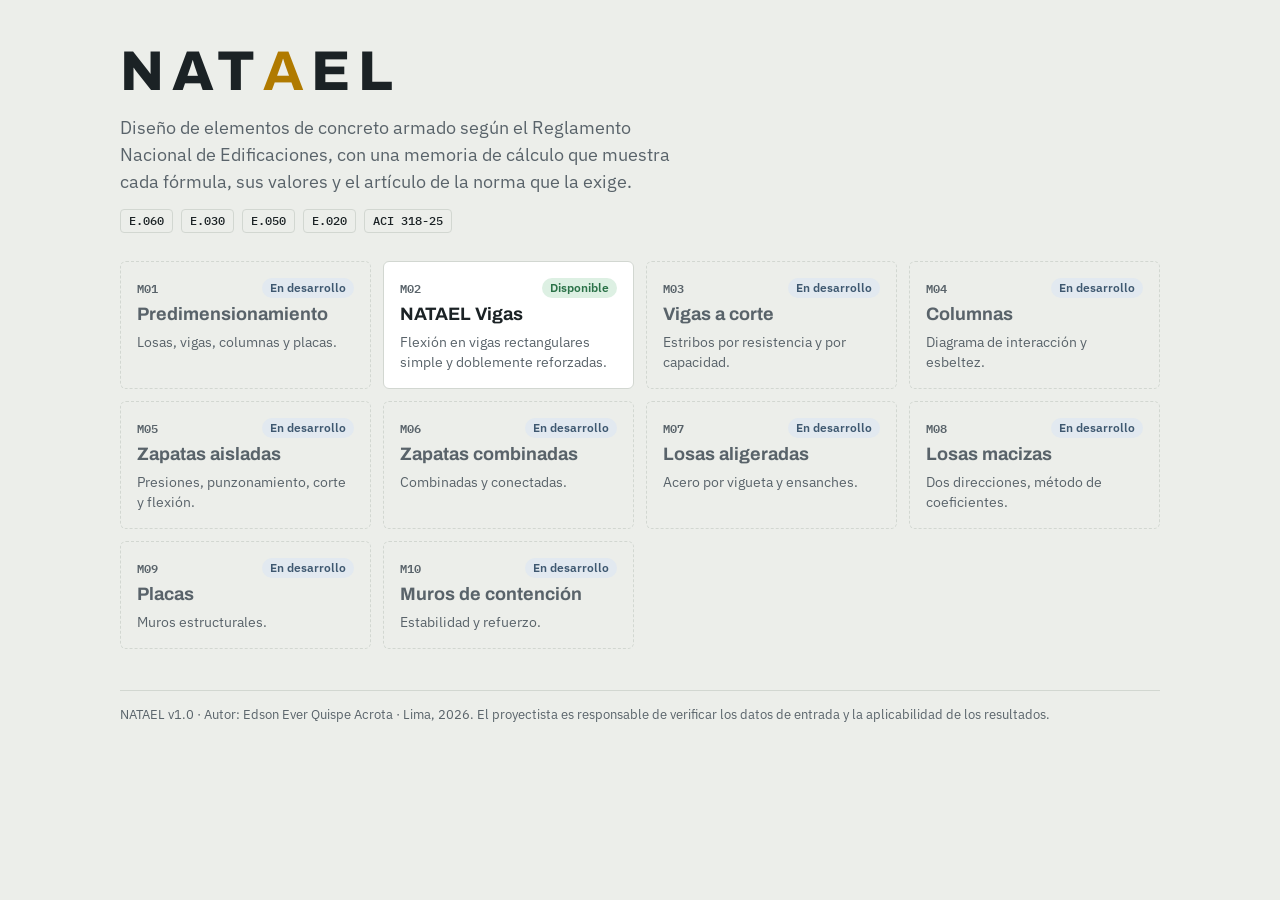
<file: index.html>
<!doctype html>
<html lang="es">
<head>
<meta charset="utf-8">
<meta name="viewport" content="width=device-width, initial-scale=1, viewport-fit=cover">
<title>NATAEL</title>
<meta name="description" content="NATAEL: suite web gratuita de diseño de elementos de concreto armado según el RNE (E.060, E.030, E.050) con memoria de cálculo paso a paso.">
<meta name="author" content="Edson Ever Quispe Acrota">
<link rel="preconnect" href="https://fonts.googleapis.com">
<link rel="preconnect" href="https://fonts.gstatic.com" crossorigin>
<link rel="stylesheet" href="https://fonts.googleapis.com/css2?family=Archivo:wght@600;700;800&family=IBM+Plex+Mono:wght@400;500&family=IBM+Plex+Sans:wght@400;500;600&display=swap">
<link rel="stylesheet" href="nucleo/natael.css">
<style>
  .portada { max-width: 1080px; margin: 0 auto; padding-inline: 20px; padding-block: 44px 56px; display: grid; gap: 28px; }
  .portada h1 { font: 800 clamp(34px, 6vw, 56px)/1 var(--f-display); letter-spacing: 0.14em; margin: 0; }
  .portada h1 b { color: var(--acento); }
  .lema { font-size: 18px; max-width: 62ch; margin: 0; color: var(--tenue); text-wrap: balance; }
  .normas { display: flex; flex-wrap: wrap; gap: 8px; }
  .modulos { display: grid; grid-template-columns: repeat(auto-fill, minmax(240px, 1fr)); gap: 12px; }
  .modulo { display: grid; gap: 6px; align-content: start; padding: 16px; border: 1px solid var(--linea); border-radius: var(--radio); background: var(--superficie); color: inherit; text-decoration: none; }
  a.modulo:hover { border-color: var(--acento); }
  .modulo-cod { font: 600 12px var(--f-num); color: var(--tenue); display: flex; justify-content: space-between; gap: 8px; }
  .modulo h2 { font: 700 18px/1.2 var(--f-display); margin: 0; }
  .modulo p { margin: 0; font-size: 13.5px; color: var(--tenue); }
  .modulo.pendiente { background: transparent; border-style: dashed; }
  .modulo.pendiente h2 { color: var(--tenue); }
  .pie { font-size: 13px; color: var(--tenue); border-top: 1px solid var(--linea); padding-top: 14px; }
</style>
</head>
<body>
<main class="portada">
  <header style="display:grid;gap:14px">
    <h1>NAT<b>A</b>EL</h1>
    <p class="lema">Diseño de elementos de concreto armado según el Reglamento Nacional de Edificaciones, con una memoria de cálculo que muestra cada fórmula, sus valores y el artículo de la norma que la exige.</p>
    <div class="normas"><span class="etiqueta-norma">E.060</span><span class="etiqueta-norma">E.030</span><span class="etiqueta-norma">E.050</span><span class="etiqueta-norma">E.020</span><span class="etiqueta-norma">ACI 318-25</span></div>
  </header>

  <section class="modulos" aria-label="Programas de la suite">
    <div class="modulo pendiente"><span class="modulo-cod"><span>M01</span><span class="chip chip-info">En desarrollo</span></span><h2>Predimensionamiento</h2><p>Losas, vigas, columnas y placas.</p></div>
    <a class="modulo" href="modulos/m02-vigas/index.html"><span class="modulo-cod"><span>M02</span><span class="chip chip-ok">Disponible</span></span><h2>NATAEL Vigas</h2><p>Flexión en vigas rectangulares simple y doblemente reforzadas.</p></a>
    <div class="modulo pendiente"><span class="modulo-cod"><span>M03</span><span class="chip chip-info">En desarrollo</span></span><h2>Vigas a corte</h2><p>Estribos por resistencia y por capacidad.</p></div>
    <div class="modulo pendiente"><span class="modulo-cod"><span>M04</span><span class="chip chip-info">En desarrollo</span></span><h2>Columnas</h2><p>Diagrama de interacción y esbeltez.</p></div>
    <div class="modulo pendiente"><span class="modulo-cod"><span>M05</span><span class="chip chip-info">En desarrollo</span></span><h2>Zapatas aisladas</h2><p>Presiones, punzonamiento, corte y flexión.</p></div>
    <div class="modulo pendiente"><span class="modulo-cod"><span>M06</span><span class="chip chip-info">En desarrollo</span></span><h2>Zapatas combinadas</h2><p>Combinadas y conectadas.</p></div>
    <div class="modulo pendiente"><span class="modulo-cod"><span>M07</span><span class="chip chip-info">En desarrollo</span></span><h2>Losas aligeradas</h2><p>Acero por vigueta y ensanches.</p></div>
    <div class="modulo pendiente"><span class="modulo-cod"><span>M08</span><span class="chip chip-info">En desarrollo</span></span><h2>Losas macizas</h2><p>Dos direcciones, método de coeficientes.</p></div>
    <div class="modulo pendiente"><span class="modulo-cod"><span>M09</span><span class="chip chip-info">En desarrollo</span></span><h2>Placas</h2><p>Muros estructurales.</p></div>
    <div class="modulo pendiente"><span class="modulo-cod"><span>M10</span><span class="chip chip-info">En desarrollo</span></span><h2>Muros de contención</h2><p>Estabilidad y refuerzo.</p></div>
  </section>

  <p class="pie">NATAEL v1.0 · Autor: Edson Ever Quispe Acrota · Lima, 2026. El proyectista es responsable de verificar los datos de entrada y la aplicabilidad de los resultados.</p>
</main>
</body>
</html>
</file>
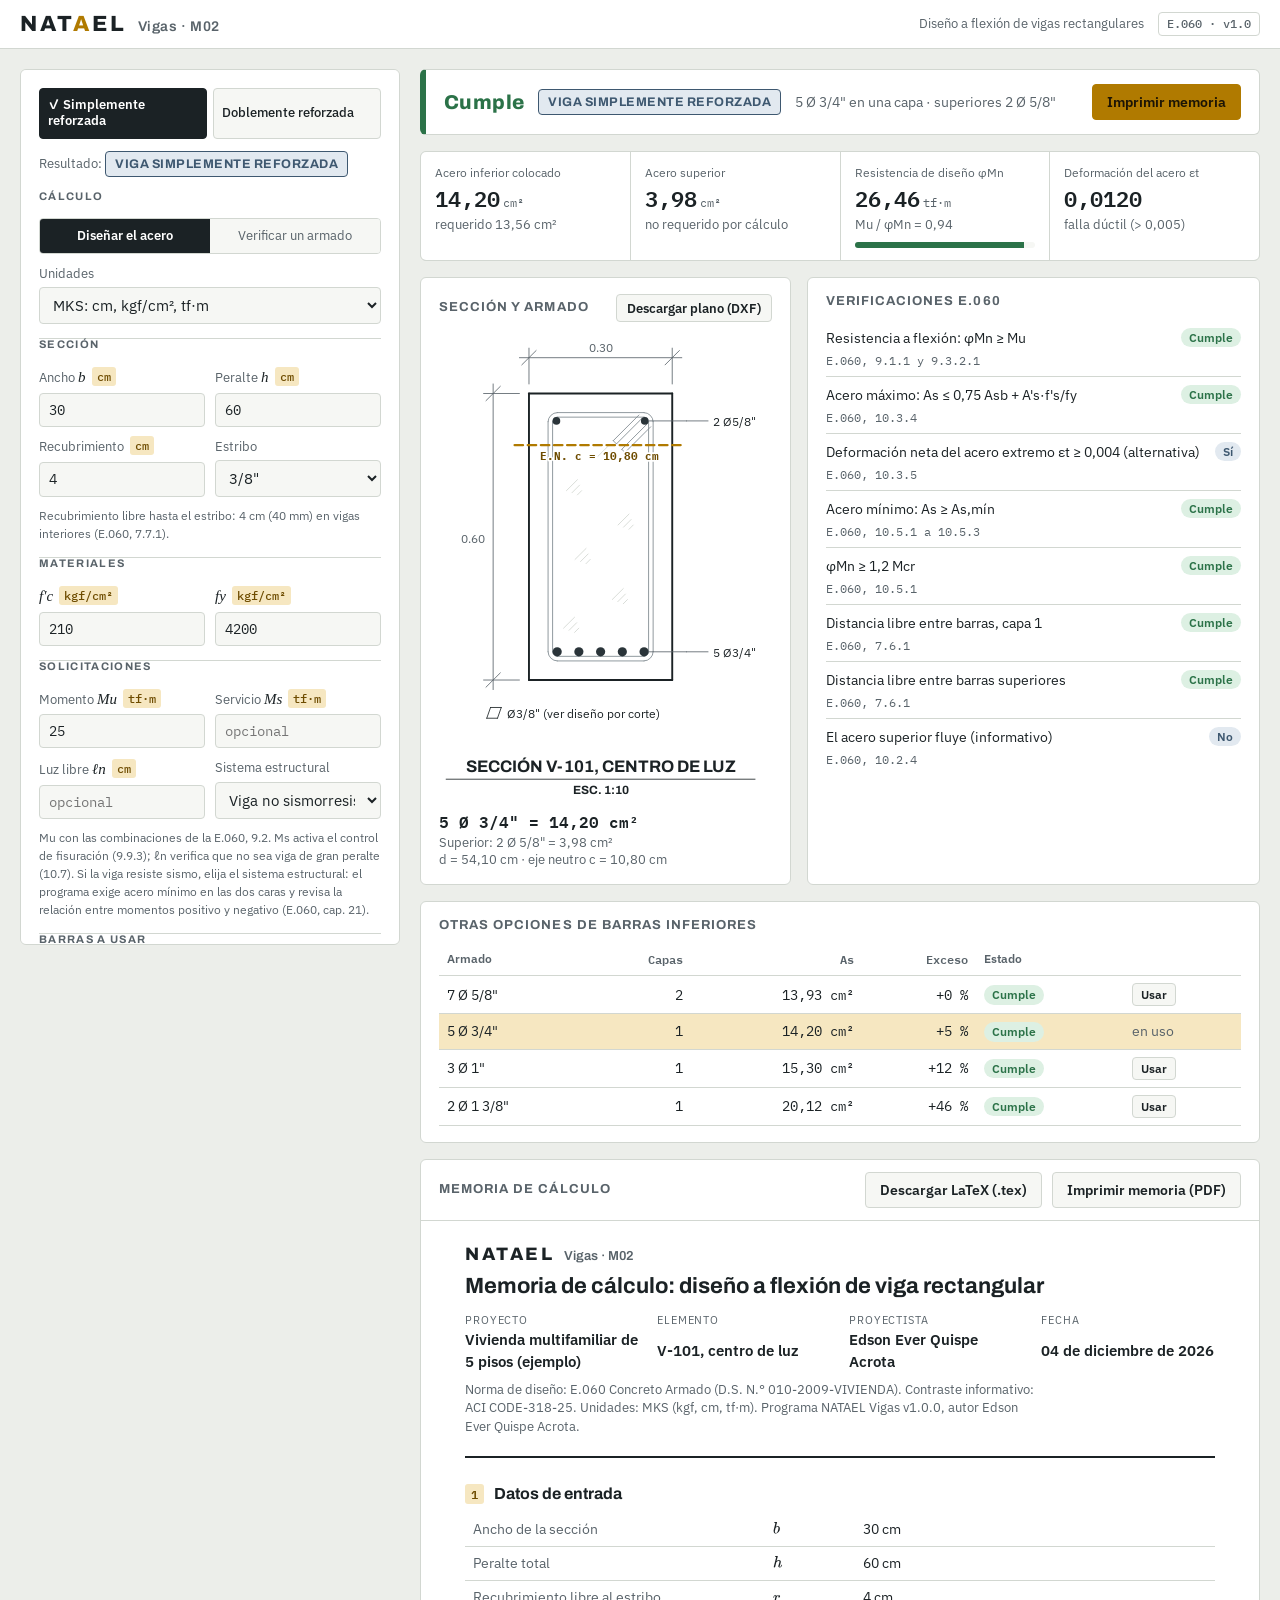
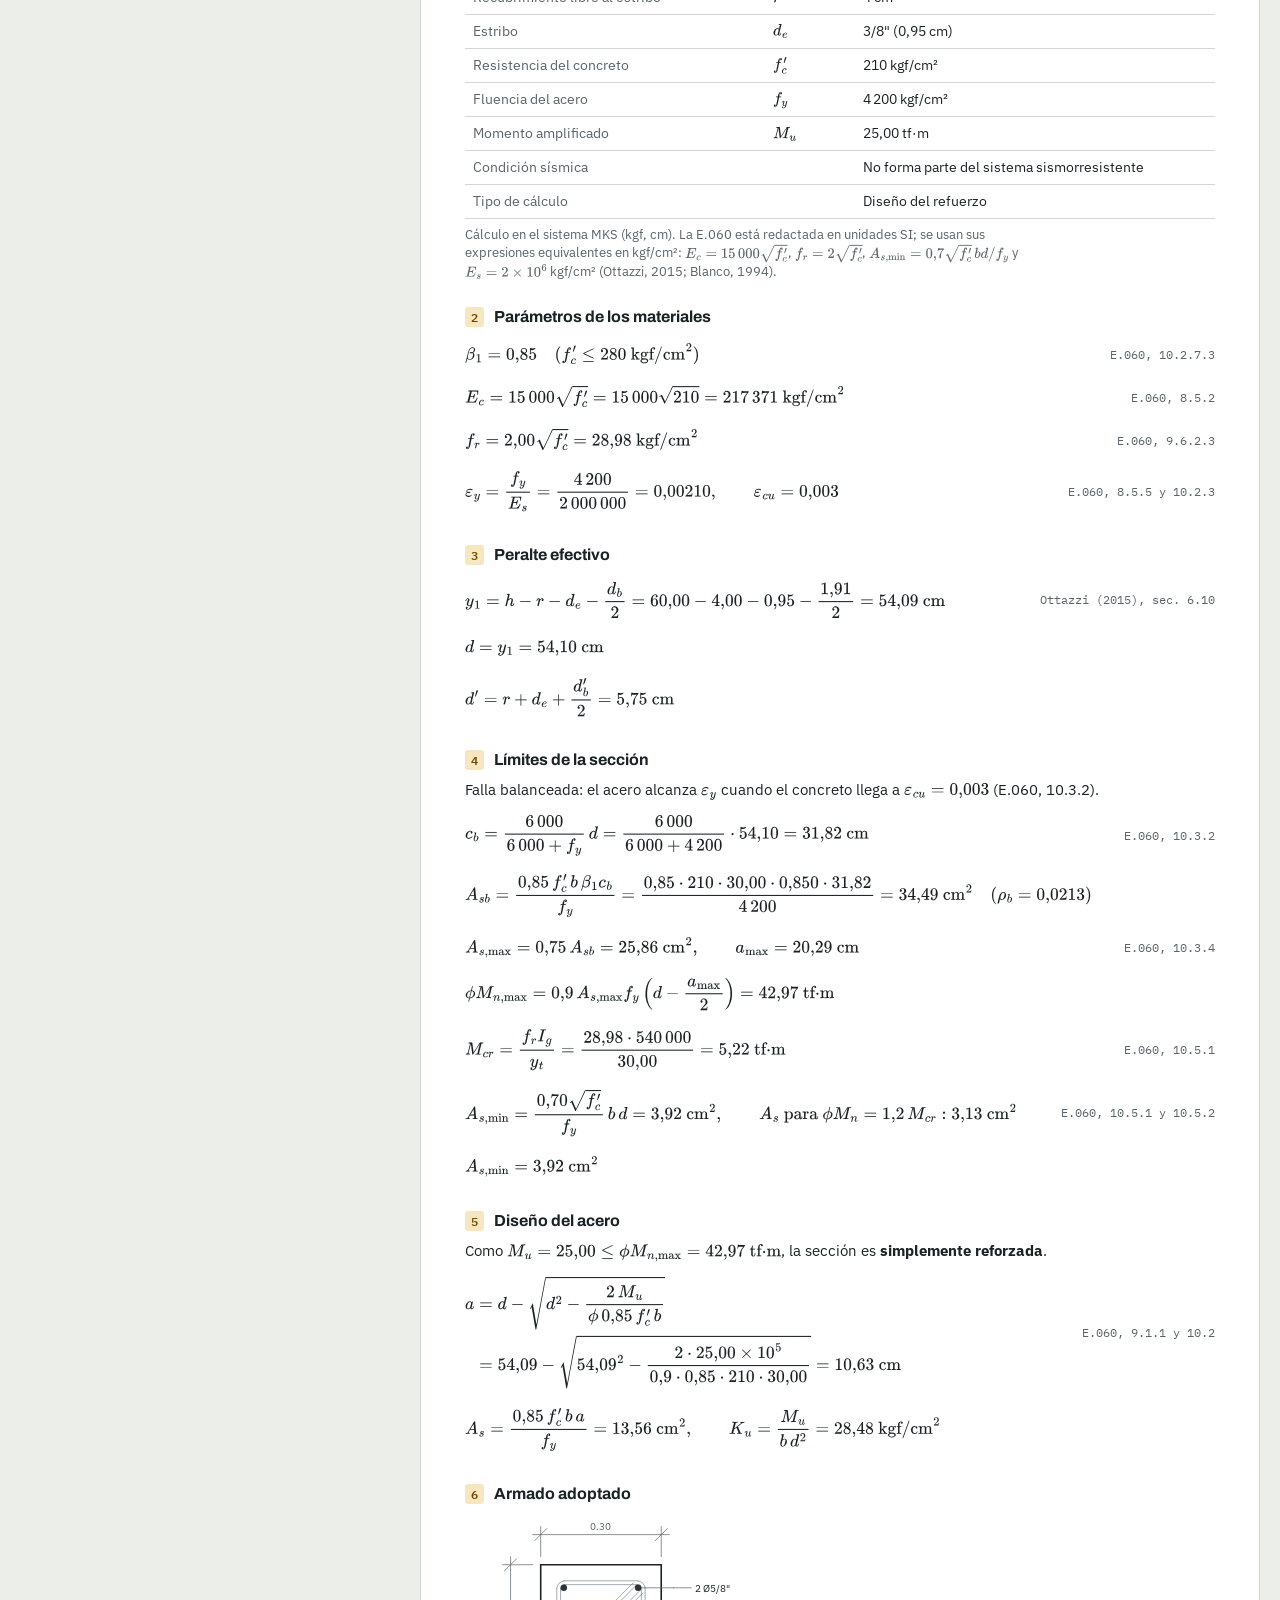
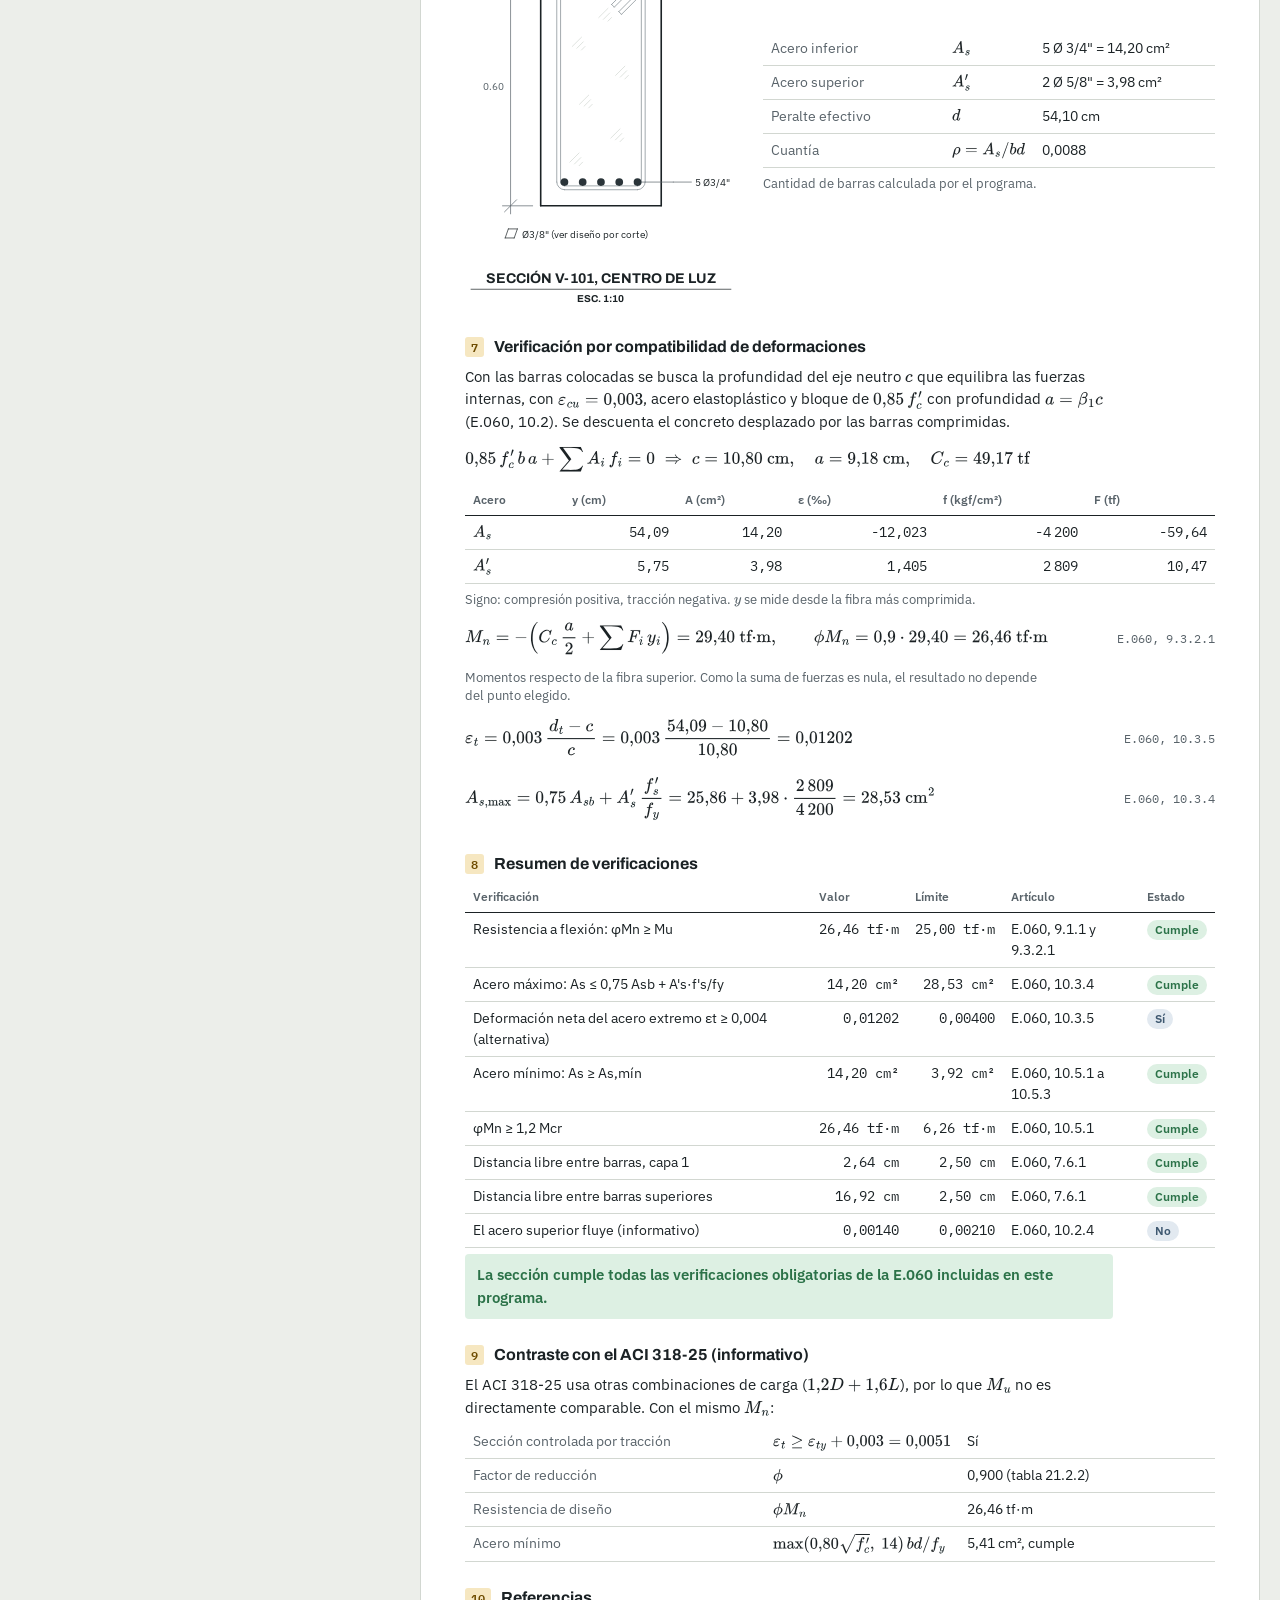
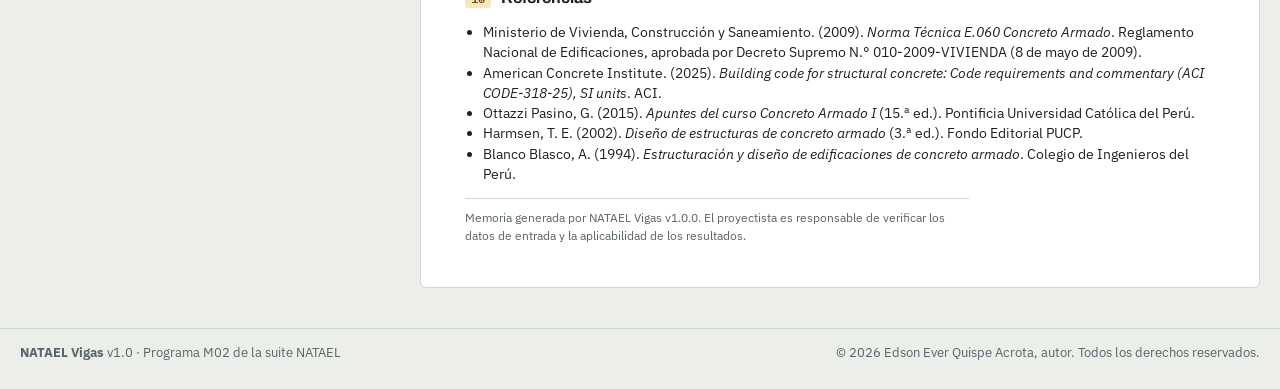
<file: modulos/m02-vigas/index.html>
<!doctype html>
<html lang="es">
<head>
<meta charset="utf-8">
<meta name="viewport" content="width=device-width, initial-scale=1, viewport-fit=cover">
<title>NATAEL Vigas</title>
<meta name="description" content="NATAEL Vigas: diseño a flexión de vigas rectangulares de concreto armado simple y doblemente reforzadas según la Norma E.060, con memoria de cálculo paso a paso.">
<meta name="author" content="Edson Ever Quispe Acrota">
<link rel="preconnect" href="https://fonts.googleapis.com">
<link rel="preconnect" href="https://fonts.gstatic.com" crossorigin>
<link rel="stylesheet" href="https://fonts.googleapis.com/css2?family=Archivo:wght@600;700;800&family=IBM+Plex+Mono:wght@400;500;600&family=IBM+Plex+Sans:wght@400;500;600&display=swap">
<link rel="stylesheet" href="../../nucleo/natael.css">
<script>
  window.MathJax = {
    tex: { inlineMath: [['\\(', '\\)']], displayMath: [['\\[', '\\]']] },
    svg: { fontCache: 'global' },
    startup: {
      typeset: false,
      ready: function () {
        MathJax.startup.defaultReady();
        MathJax.startup.promise.then(function () {
          var m = document.getElementById('memoria');
          if (m && m.innerHTML) MathJax.typesetPromise([m]);
        });
      }
    }
  };
</script>
<script src="../../nucleo/vendor/mathjax/tex-svg.js" defer></script>
</head>
<body>
<!--NATAEL:CUERPO-->
<header class="barra no-imprimir">
  <a class="marca" href="../../index.html" aria-label="NATAEL, inicio de la suite">
    <span class="marca-logo">NAT<b>A</b>EL</span><span class="marca-mod">Vigas · M02</span>
  </a>
  <div class="barra-der">
    <span>Diseño a flexión de vigas rectangulares</span>
    <span class="etiqueta-norma">E.060 · v1.0</span>
  </div>
</header>

<main class="app">
  <!-- ==================== DATOS ==================== -->
  <form id="formulario" class="panel formulario no-imprimir" autocomplete="off" novalidate>
    <div class="grupo">
      <div class="casos" role="group" aria-label="Casos de viga precargados">
        <button type="button" data-ejemplo="ej1" aria-pressed="false">Simplemente reforzada</button>
        <button type="button" data-ejemplo="ej2" aria-pressed="false">Doblemente reforzada</button>
      </div>
      <p id="tipo-actual" class="tipo-actual" aria-live="polite"></p>
    </div>

    <fieldset class="grupo">
      <legend>Cálculo</legend>
      <div class="segmentado" role="radiogroup" aria-label="Tipo de cálculo">
        <input type="radio" id="modo-d" name="modo" value="diseno" checked><label for="modo-d">Diseñar el acero</label>
        <input type="radio" id="modo-v" name="modo" value="verificacion"><label for="modo-v">Verificar un armado</label>
      </div>
      <div class="campo">
        <label for="unidades">Unidades</label>
        <select id="unidades">
          <option value="MKS" selected>MKS: cm, kgf/cm², tf·m</option>
          <option value="SI">SI: mm, MPa, kN·m</option>
        </select>
      </div>
    </fieldset>

    <fieldset class="grupo">
      <legend>Sección</legend>
      <div class="fila">
        <div class="campo"><label for="b">Ancho <i>b</i><span class="u" data-dim="long">cm</span></label><input id="b" type="number" step="any" inputmode="decimal"></div>
        <div class="campo"><label for="h">Peralte <i>h</i><span class="u" data-dim="long">cm</span></label><input id="h" type="number" step="any" inputmode="decimal"></div>
      </div>
      <div class="fila">
        <div class="campo"><label for="rec">Recubrimiento<span class="u" data-dim="long">cm</span></label><input id="rec" type="number" step="any" inputmode="decimal"></div>
        <div class="campo"><label for="estribo">Estribo</label><select id="estribo"></select></div>
      </div>
      <p class="ayuda">Recubrimiento libre hasta el estribo: 4 cm (40 mm) en vigas interiores (E.060, 7.7.1).</p>
    </fieldset>

    <fieldset class="grupo">
      <legend>Materiales</legend>
      <div class="fila">
        <div class="campo"><label for="fc"><i>f′c</i><span class="u" data-dim="esf">kgf/cm²</span></label><input id="fc" type="number" step="any" inputmode="decimal"></div>
        <div class="campo"><label for="fy"><i>fy</i><span class="u" data-dim="esf">kgf/cm²</span></label><input id="fy" type="number" step="any" inputmode="decimal"></div>
      </div>
    </fieldset>

    <fieldset class="grupo">
      <legend>Solicitaciones</legend>
      <div class="fila">
        <div class="campo"><label for="Mu">Momento <i>Mu</i><span class="u" data-dim="mom">tf·m</span></label><input id="Mu" type="number" step="any" inputmode="decimal"></div>
        <div class="campo"><label for="Ms">Servicio <i>Ms</i><span class="u" data-dim="mom">tf·m</span></label><input id="Ms" type="number" step="any" inputmode="decimal" placeholder="opcional"></div>
      </div>
      <div class="fila">
        <div class="campo"><label for="ln">Luz libre <i>ℓn</i><span class="u" data-dim="long">cm</span></label><input id="ln" type="number" step="any" inputmode="decimal" placeholder="opcional"></div>
        <div class="campo"><label for="sismo">Sistema estructural</label>
          <select id="sismo">
            <option value="ninguno">Viga no sismorresistente</option>
            <option value="21.4">Muros o dual tipo I (E.060, 21.4)</option>
            <option value="21.5">Pórticos o dual tipo II (E.060, 21.5)</option>
          </select>
        </div>
      </div>
      <p class="ayuda">Mu con las combinaciones de la E.060, 9.2. Ms activa el control de fisuración (9.9.3); ℓn verifica que no sea viga de gran peralte (10.7). Si la viga resiste sismo, elija el sistema estructural: el programa exige acero mínimo en las dos caras y revisa la relación entre momentos positivo y negativo (E.060, cap. 21).</p>
    </fieldset>

    <fieldset class="grupo" id="diseno-campos">
      <legend>Barras a usar</legend>
      <div class="fila">
        <div class="campo"><label for="barraT">Inferiores (tracción)</label><select id="barraT"></select></div>
        <div class="campo"><label for="barraC">Superiores (compresión)</label><select id="barraC"></select></div>
      </div>
      <div class="fila">
        <div class="campo"><label for="nT">Cantidad inferior</label><input id="nT" type="number" min="2" step="1" placeholder="automática"></div>
        <div class="campo"><label for="nC">Cantidad superior</label><input id="nC" type="number" min="0" step="1" placeholder="automática"></div>
      </div>
      <p class="ayuda">Deje la cantidad vacía para que el programa la calcule, o escriba cuántas barras quiere colocar y el programa las verifica.</p>
    </fieldset>

    <fieldset class="grupo" id="verif-campos" hidden>
      <legend>Armado a verificar</legend>
      <div class="fila">
        <div class="campo"><label for="c1n">Capa inferior, n.º</label><input id="c1n" type="number" min="0" step="1"></div>
        <div class="campo"><label for="c1id">Diámetro</label><select id="c1id"></select></div>
      </div>
      <div class="fila">
        <div class="campo"><label for="c2n">Segunda capa, n.º</label><input id="c2n" type="number" min="0" step="1"></div>
        <div class="campo"><label for="c2id">Diámetro</label><select id="c2id"></select></div>
      </div>
      <div class="fila">
        <div class="campo"><label for="ccn">Superiores, n.º</label><input id="ccn" type="number" min="0" step="1"></div>
        <div class="campo"><label for="ccid">Diámetro</label><select id="ccid"></select></div>
      </div>
    </fieldset>

    <fieldset class="grupo" data-memoria>
      <legend>Datos para la memoria</legend>
      <div class="campo"><label for="proyecto">Proyecto</label><input id="proyecto" type="text" value="Vivienda multifamiliar de 5 pisos (ejemplo)"></div>
      <div class="campo"><label for="elemento">Elemento</label><input id="elemento" type="text"></div>
      <div class="fila">
        <div class="campo"><label for="proyectista">Proyectista</label><input id="proyectista" type="text" value="Edson Ever Quispe Acrota"></div>
        <div class="campo"><label for="fecha">Fecha</label><input id="fecha" type="text"></div>
      </div>
    </fieldset>
  </form>

  <!-- ==================== RESULTADOS ==================== -->
  <section class="resultados" aria-live="polite">
    <p id="aviso-previa" class="aviso-previa no-imprimir" hidden>Vista previa en línea. En la versión instalada están además los botones Imprimir memoria (PDF), Descargar LaTeX (.tex) y Descargar plano (DXF).</p>
    <div id="avisos" class="avisos" hidden></div>
    <div id="errores" class="errores" hidden></div>

    <div id="zona-resultados">
      <div class="resultados">
        <div id="veredicto" class="veredicto">
          <span id="veredicto-estado" class="veredicto-estado">—</span>
          <span id="veredicto-tipo" class="tipo-viga"></span>
          <span id="veredicto-texto" class="veredicto-texto"></span>
          <span class="veredicto-acciones"><button type="button" class="btn-principal btn-imprimir">Imprimir memoria</button></span>
        </div>

        <div class="metricas">
          <div class="metrica"><span class="metrica-rotulo">Acero inferior colocado</span><span id="m-as" class="metrica-valor">—</span><span id="m-as-d" class="metrica-detalle"></span></div>
          <div class="metrica"><span class="metrica-rotulo">Acero superior</span><span id="m-asp" class="metrica-valor">—</span><span id="m-asp-d" class="metrica-detalle"></span></div>
          <div class="metrica"><span class="metrica-rotulo">Resistencia de diseño φMn</span><span id="m-phimn" class="metrica-valor">—</span><span id="m-phimn-d" class="metrica-detalle"></span><div id="m-medidor" class="medidor"><span></span></div></div>
          <div class="metrica"><span class="metrica-rotulo">Deformación del acero εt</span><span id="m-et" class="metrica-valor">—</span><span id="m-et-d" class="metrica-detalle"></span></div>
        </div>

        <div class="dos-col">
          <div class="panel tarjeta">
            <div class="tarjeta-cab"><h3>Sección y armado</h3><button type="button" class="btn-dxf">Descargar plano (DXF)</button></div>
            <div id="svg-seccion"></div>
            <p id="armado-texto" class="armado-texto"></p>
          </div>
          <div class="panel tarjeta">
            <h3>Verificaciones E.060</h3>
            <ul id="lista-ver" class="lista-ver"></ul>
          </div>
        </div>

        <div id="opciones-panel" class="panel tarjeta opciones-panel no-imprimir">
          <h3>Otras opciones de barras inferiores</h3>
          <div class="tabla-scroll">
            <table class="opciones">
              <thead><tr><th>Armado</th><th class="num">Capas</th><th class="num">As</th><th class="num">Exceso</th><th>Estado</th><th></th></tr></thead>
              <tbody id="tabla-opciones"></tbody>
            </table>
          </div>
        </div>

        <div class="panel memoria-marco">
          <div class="memoria-barra">
            <h3>Memoria de cálculo</h3><span class="espacio"></span>
            <button type="button" class="btn-latex">Descargar LaTeX (.tex)</button>
            <button type="button" class="btn-imprimir">Imprimir memoria (PDF)</button>
          </div>
          <article id="memoria" class="memoria"></article>
        </div>
      </div>
    </div>
  </section>
</main>
<footer class="creditos no-imprimir">
  <span><strong>NATAEL Vigas</strong> v1.0 · Programa M02 de la suite NATAEL</span>
  <span>© 2026 Edson Ever Quispe Acrota, autor. Todos los derechos reservados.</span>
</footer>
<!--NATAEL:FIN-CUERPO-->
<script src="../../nucleo/natael-nucleo.js"></script>
<script src="m02-calculo.js"></script>
<script src="m02-plano.js"></script>
<script src="m02-memoria.js"></script>
<script src="m02-interfaz.js"></script>
</body>
</html>
</file>
<file: nucleo/natael.css>
/*
 * NATAEL — Estilos comunes de la suite (pantalla e impresión de la memoria)
 * Autor: Edson Ever Quispe Acrota
 */
:root {
  --suelo: #ECEEEA;
  --superficie: #FFFFFF;
  --superficie-2: #F6F7F4;
  --tinta: #1B2225;
  --tenue: #59636A;
  --linea: #D2D7D1;
  --acento: #B07A00;
  --acento-fondo: #F6E7C1;
  --acento-tinta: #6E4C00;
  --ok: #2B7248;
  --ok-fondo: #DDF0E3;
  --no: #B42318;
  --no-fondo: #FBE3E1;
  --warn: #9A5800;
  --warn-fondo: #FCEBD2;
  --info: #3E5870;
  --info-fondo: #E2E9F0;
  --acero: #2A3439;
  --acero-c: #7B868C;
  --concreto: #E3E5E0;
  --radio: 6px;
  --f-display: "Archivo", "Arial Narrow", "Helvetica Neue", Arial, sans-serif;
  --f-texto: "IBM Plex Sans", "Segoe UI", system-ui, -apple-system, sans-serif;
  --f-num: "IBM Plex Mono", "Consolas", "SFMono-Regular", monospace;
}
@media (prefers-color-scheme: dark) {
  :root:not([data-theme="light"]) {
    color-scheme: dark;
    --suelo: #111517; --superficie: #1A1F22; --superficie-2: #20262A; --tinta: #E3E7E3;
    --tenue: #9AA4A8; --linea: #2F383C; --acento: #E2B24A; --acento-fondo: #3A2F14; --acento-tinta: #F2CD7A;
    --ok: #62BB86; --ok-fondo: #173424; --no: #F07A70; --no-fondo: #3D1B18; --warn: #E6A650; --warn-fondo: #3A2A12;
    --info: #9DB6CE; --info-fondo: #1E2A35; --acero: #D5DBDD; --acero-c: #8C979C; --concreto: #2A3033;
  }
}
:root[data-theme="dark"] {
  color-scheme: dark;
  --suelo: #111517; --superficie: #1A1F22; --superficie-2: #20262A; --tinta: #E3E7E3;
  --tenue: #9AA4A8; --linea: #2F383C; --acento: #E2B24A; --acento-fondo: #3A2F14; --acento-tinta: #F2CD7A;
  --ok: #62BB86; --ok-fondo: #173424; --no: #F07A70; --no-fondo: #3D1B18; --warn: #E6A650; --warn-fondo: #3A2A12;
  --info: #9DB6CE; --info-fondo: #1E2A35; --acero: #D5DBDD; --acero-c: #8C979C; --concreto: #2A3033;
}

* { box-sizing: border-box; }
[hidden] { display: none !important; }
html, body { margin: 0; }
body {
  background: var(--suelo);
  color: var(--tinta);
  font: 15px/1.5 var(--f-texto);
  -webkit-font-smoothing: antialiased;
}
.num, input[type="number"], .metrica-valor { font-variant-numeric: tabular-nums; }

/* ---------- Barra superior ---------- */
.barra {
  display: flex; align-items: center; gap: 16px; flex-wrap: wrap;
  padding: 12px 20px; border-bottom: 1px solid var(--linea); background: var(--superficie);
}
.marca { display: flex; align-items: baseline; gap: 10px; text-decoration: none; color: inherit; }
.marca-logo { font: 800 22px/1 var(--f-display); letter-spacing: 0.14em; }
.marca-logo b { color: var(--acento); font-weight: 800; }
.marca-mod { font: 600 14px/1 var(--f-display); color: var(--tenue); letter-spacing: 0.04em; }
.barra-der { margin-left: auto; display: flex; align-items: center; gap: 14px; flex-wrap: wrap; font-size: 13px; color: var(--tenue); }
.etiqueta-norma { font: 500 12px/1 var(--f-num); padding: 5px 8px; border: 1px solid var(--linea); border-radius: 4px; }

/* ---------- Distribución ---------- */
.app {
  display: grid; grid-template-columns: minmax(300px, 380px) minmax(0, 1fr); gap: 20px;
  padding-inline: 20px; padding-block: 20px 40px; max-width: 1400px; margin: 0 auto;
}
@media (max-width: 900px) { .app { grid-template-columns: minmax(0, 1fr); padding-inline: 16px; } }

.panel {
  background: var(--superficie); border: 1px solid var(--linea); border-radius: var(--radio);
}
.formulario { padding: 4px 18px 18px; align-self: start; position: sticky; top: calc(env(safe-area-inset-top, 0px) + 12px); max-height: calc(100vh - 24px); overflow-y: auto; }
@media (max-width: 900px) { .formulario { position: static; max-height: none; } }

fieldset { border: 0; padding: 0; margin: 0; min-width: 0; }
.grupo { padding-block: 14px; border-bottom: 1px solid var(--linea); display: grid; grid-template-columns: minmax(0, 1fr); gap: 10px; min-width: 0; }
.grupo:last-of-type { border-bottom: 0; }
.grupo > legend, .grupo-titulo {
  font: 700 11px/1 var(--f-display); letter-spacing: 0.12em; text-transform: uppercase; color: var(--tenue);
  padding: 0; margin-bottom: 2px;
}
.fila { display: grid; grid-template-columns: repeat(2, minmax(0, 1fr)); gap: 10px; }
.fila-3 { grid-template-columns: repeat(3, minmax(0, 1fr)); }
.campo { display: grid; gap: 4px; min-width: 0; }
.campo label { font-size: 13px; color: var(--tenue); }
.campo label i { font-family: "Times New Roman", serif; font-size: 15px; color: var(--tinta); }
.campo label .u {
  font: 500 11.5px/1 var(--f-num); margin-left: 6px; padding: 2px 5px; border-radius: 3px;
  color: var(--acento-tinta); background: var(--acento-fondo); vertical-align: 1px; white-space: nowrap;
}
input, select {
  font: 15px var(--f-texto); color: var(--tinta); background: var(--superficie-2);
  border: 1px solid var(--linea); border-radius: 4px; padding: 7px 9px; width: 100%; min-width: 0;
}
input[type="number"] { font-family: var(--f-num); font-size: 14px; }
input:focus-visible, select:focus-visible, button:focus-visible, .opcion:focus-visible {
  outline: 2px solid var(--acento); outline-offset: 1px;
}
.ayuda { font-size: 12px; color: var(--tenue); margin: 0; }
.segmentado { display: grid; grid-template-columns: 1fr 1fr; border: 1px solid var(--linea); border-radius: 4px; overflow: hidden; }
.segmentado { position: relative; }
.segmentado input { position: absolute; opacity: 0; pointer-events: none; width: 1px; height: 1px; left: 0; top: 0; }
.segmentado label { text-align: center; padding: 7px 6px; font-size: 13px; cursor: pointer; background: var(--superficie-2); color: var(--tenue); }
.segmentado input:checked + label { background: var(--tinta); color: var(--superficie); font-weight: 600; }
.segmentado input:focus-visible + label { outline: 2px solid var(--acento); outline-offset: -2px; }

button {
  font: 600 14px var(--f-texto); border-radius: 4px; padding: 8px 14px; cursor: pointer;
  border: 1px solid var(--linea); background: var(--superficie-2); color: var(--tinta);
}
button:hover { border-color: var(--tenue); }
.btn-principal { background: var(--acento); border-color: var(--acento); color: #1B1405; }
.btn-principal:hover { filter: brightness(1.06); border-color: var(--acento); }
.casos { display: grid; grid-template-columns: repeat(2, minmax(0, 1fr)); gap: 6px; }
.casos button { font-size: 13px; padding: 8px 8px; font-weight: 500; text-align: left; line-height: 1.25; }
.casos button[aria-pressed="true"] { background: var(--tinta); color: var(--superficie); border-color: var(--tinta); font-weight: 600; }
.casos button[aria-pressed="true"]::before { content: "✓ "; }
.tipo-actual { margin: 2px 0 0; font-size: 13px; color: var(--tenue); }
.tipo-viga { display: inline-block; font: 700 12.5px/1 var(--f-display); letter-spacing: 0.04em; text-transform: uppercase; padding: 6px 9px; border-radius: 4px; border: 1px solid transparent; }
.tipo-simple { background: var(--info-fondo); color: var(--info); border-color: var(--info); }
.tipo-doble { background: var(--acento-fondo); color: var(--acento-tinta); border-color: var(--acento); }
.tipo-verif { background: var(--superficie-2); color: var(--tinta); border-color: var(--linea); }
.avisos { background: var(--warn-fondo); color: var(--warn); border-radius: var(--radio); padding: 8px 14px; font-size: 13.5px; }
.avisos p { margin: 4px 0; }

/* ---------- Resultados ---------- */
.resultados { display: grid; grid-template-columns: minmax(0, 1fr); gap: 16px; min-width: 0; align-content: start; }
.veredicto {
  display: flex; gap: 14px; align-items: center; flex-wrap: wrap; padding: 14px 18px;
  border-radius: var(--radio); border: 1px solid var(--linea); background: var(--superficie);
  border-left: 6px solid var(--tenue);
}
.veredicto.ok { border-left-color: var(--ok); }
.veredicto.no { border-left-color: var(--no); }
.veredicto-estado { font: 800 20px/1.1 var(--f-display); letter-spacing: 0.02em; }
.veredicto.ok .veredicto-estado { color: var(--ok); }
.veredicto.no .veredicto-estado { color: var(--no); }
.veredicto-texto { color: var(--tenue); font-size: 14px; flex: 1 1 260px; }
.veredicto-acciones { display: flex; gap: 8px; flex-wrap: wrap; }

.metricas { display: grid; grid-template-columns: repeat(4, minmax(0, 1fr)); gap: 1px; background: var(--linea); border: 1px solid var(--linea); border-radius: var(--radio); overflow: hidden; }
@media (max-width: 700px) { .metricas { grid-template-columns: repeat(2, minmax(0, 1fr)); } }
.metrica { background: var(--superficie); padding: 12px 14px; display: grid; gap: 4px; align-content: start; }
.metrica-rotulo { font-size: 12px; color: var(--tenue); }
.metrica-valor { font: 600 22px/1.15 var(--f-num); }
.metrica-valor small { font-size: 12px; font-weight: 400; color: var(--tenue); margin-left: 3px; }
.metrica-detalle { font-size: 12.5px; color: var(--tenue); }
.medidor { height: 6px; background: var(--superficie-2); border-radius: 3px; overflow: hidden; margin-top: 4px; }
.medidor span { display: block; height: 100%; background: var(--ok); }
.medidor.no span { background: var(--no); }

.dos-col { display: grid; grid-template-columns: minmax(240px, 0.9fr) minmax(0, 1.1fr); gap: 16px; }
@media (max-width: 1100px) { .dos-col { grid-template-columns: minmax(0, 1fr); } }
.tarjeta { padding: 16px 18px; }
.tarjeta h3 { font: 700 13px/1.2 var(--f-display); letter-spacing: 0.08em; text-transform: uppercase; color: var(--tenue); margin: 0 0 10px; }
.armado-texto { font: 600 16px/1.4 var(--f-num); margin: 6px 0 0; }
.armado-texto span { display: block; font: 400 13px var(--f-texto); color: var(--tenue); }

.lista-ver { list-style: none; margin: 0; padding: 0; display: grid; }
.lista-ver li { display: grid; grid-template-columns: 1fr auto; gap: 4px 12px; padding: 8px 0; border-bottom: 1px solid var(--linea); font-size: 14px; }
.lista-ver li:last-child { border-bottom: 0; }
.lista-ver .ref { grid-column: 1 / -1; font: 12px var(--f-num); color: var(--tenue); }
.chip { display: inline-block; font: 600 11.5px/1 var(--f-texto); padding: 4px 8px; border-radius: 999px; white-space: nowrap; align-self: start; }
.chip-ok { background: var(--ok-fondo); color: var(--ok); }
.chip-no { background: var(--no-fondo); color: var(--no); }
.chip-warn { background: var(--warn-fondo); color: var(--warn); }
.chip-info { background: var(--info-fondo); color: var(--info); }

.opciones { width: 100%; border-collapse: collapse; font-size: 13.5px; }
.opciones th, .opciones td { text-align: left; padding: 7px 8px; border-bottom: 1px solid var(--linea); }
.opciones th { font-weight: 600; color: var(--tenue); font-size: 12px; }
.opciones td.num, .opciones th.num { text-align: right; font-family: var(--f-num); }
.opciones tr.actual td { background: var(--acento-fondo); }
.opciones button { font-size: 12px; padding: 3px 8px; }
.tabla-scroll { overflow-x: auto; }
.tenue { color: var(--tenue); }

.errores { background: var(--no-fondo); color: var(--no); border-radius: var(--radio); padding: 12px 16px; }
.errores ul { margin: 6px 0 0; padding-left: 18px; }
.aviso-previa { font-size: 13px; color: var(--tenue); background: var(--info-fondo); padding: 10px 14px; border-radius: var(--radio); }

/* ---------- Créditos ---------- */
.creditos {
  display: flex; flex-wrap: wrap; gap: 4px 24px; justify-content: space-between;
  max-width: 1400px; margin: 0 auto; padding-inline: 20px; padding-block: 14px 28px;
  font-size: 12.5px; color: var(--tenue); border-top: 1px solid var(--linea);
}

/* ---------- Plano de la sección (SVG) ---------- */
.plano-svg { width: 100%; max-width: 440px; height: auto; display: block; margin: 0 auto; }
.plano-svg line, .plano-svg path { stroke-linecap: round; }
.pl-CONCRETO { stroke: var(--tinta); stroke-width: var(--pl-grueso); }
.pl-ESTRIBO { stroke: var(--acero-c); stroke-width: var(--pl-fino); }
.pl-COTAS { stroke: var(--tenue); stroke-width: var(--pl-fino); }
.pl-TEXTOS, .pl-ROTULO { stroke: var(--tinta); stroke-width: var(--pl-fino); }
.pl-ACHURADO { stroke: var(--linea); stroke-width: var(--pl-fino); }
.pl-ACERO-relleno { fill: var(--acero); }
.pl-texto { fill: var(--tinta); font-family: var(--f-texto); }
.pl-t-COTAS { fill: var(--tenue); }
.pl-t-ROTULO { font-family: var(--f-display); font-weight: 700; }
.pl-eje { stroke: var(--acento); }
.pl-eje-t { fill: var(--acento-tinta); font-family: var(--f-num); font-weight: 700; stroke: var(--superficie); paint-order: stroke; stroke-linejoin: round; }
.tarjeta-cab { display: flex; align-items: center; justify-content: space-between; gap: 10px; flex-wrap: wrap; margin-bottom: 10px; }
.tarjeta-cab h3 { margin: 0; }
.tarjeta-cab button { font-size: 12.5px; padding: 5px 10px; }

/* ---------- Memoria de cálculo ---------- */
.memoria-marco { padding: 0; }
.memoria-barra { display: flex; align-items: center; gap: 10px; flex-wrap: wrap; padding: 12px 18px; border-bottom: 1px solid var(--linea); }
.memoria-barra h3 { margin: 0; font: 700 13px/1.2 var(--f-display); letter-spacing: 0.08em; text-transform: uppercase; color: var(--tenue); }
.memoria-barra .espacio { flex: 1; }
.memoria { padding: 24px clamp(16px, 4vw, 44px) 36px; max-width: 900px; margin: 0 auto; }
.mc-cab { border-bottom: 2px solid var(--tinta); padding-bottom: 14px; margin-bottom: 8px; }
.mc-cab-marca { display: flex; gap: 10px; align-items: baseline; }
.mc-logo { font: 800 18px/1 var(--f-display); letter-spacing: 0.14em; }
.mc-cab-mod { font: 600 13px var(--f-display); color: var(--tenue); }
.mc-h1 { font: 700 22px/1.25 var(--f-display); margin: 10px 0 12px; text-wrap: balance; }
.mc-cab-datos { display: grid; grid-template-columns: repeat(auto-fit, minmax(170px, 1fr)); gap: 6px 18px; margin: 0; }
.mc-cab-datos div { display: grid; }
.mc-cab-datos dt { font-size: 11px; letter-spacing: 0.08em; text-transform: uppercase; color: var(--tenue); }
.mc-cab-datos dd { margin: 0; font-weight: 600; }
.mc-cab-norma { font-size: 12.5px; color: var(--tenue); margin: 10px 0 0; }
.mc-h2 { font: 700 16px/1.3 var(--f-display); margin: 26px 0 8px; display: flex; gap: 10px; align-items: baseline; }
.mc-num { font: 600 12px/1 var(--f-num); color: var(--acento-tinta); background: var(--acento-fondo); padding: 4px 6px; border-radius: 3px; }
.memoria p { margin: 6px 0; max-width: 72ch; }
.mc-eq { display: flex; flex-wrap: wrap; justify-content: space-between; gap: 0 16px; align-items: center; margin: 4px 0; }
.mc-eq-f { min-width: 0; max-width: 100%; overflow-x: auto; overflow-y: hidden; }
.mc-nota { font-size: 12.5px; color: var(--tenue); }
.mc-eq-ref { margin-left: auto; }
.mc-eq-f mjx-container[display="true"] { margin: 0.5em 0 !important; text-align: left !important; }
.mc-eq-ref { font: 11.5px var(--f-num); color: var(--tenue); white-space: nowrap; }
.mc-tabla { border-collapse: collapse; width: 100%; font-size: 14px; margin: 6px 0; }
.mc-tabla th, .mc-tabla td { padding: 6px 8px; border-bottom: 1px solid var(--linea); text-align: left; vertical-align: top; }
.mc-tabla thead th { font-size: 12px; color: var(--tenue); font-weight: 600; border-bottom: 1px solid var(--tinta); }
.mc-tabla th[scope="row"] { font-weight: 400; color: var(--tenue); width: 40%; }
.mc-tabla td.sim { width: 90px; }
.mc-tabla td.num { text-align: right; font-family: var(--f-num); white-space: nowrap; }
.mc-armado { display: grid; grid-template-columns: minmax(180px, 280px) minmax(0, 1fr); gap: 18px; align-items: center; }
@media (max-width: 640px) { .mc-armado { grid-template-columns: 1fr; } }
.mc-veredicto { font-weight: 600; padding: 10px 12px; border-radius: 4px; }
.mc-veredicto.ok { background: var(--ok-fondo); color: var(--ok); }
.mc-veredicto.no { background: var(--no-fondo); color: var(--no); }
.mc-error { background: var(--no-fondo); color: var(--no); padding: 12px; border-radius: 4px; }
.mc-ref { font-size: 13.5px; padding-left: 18px; }
.mc-pie { font-size: 12px; color: var(--tenue); border-top: 1px solid var(--linea); padding-top: 10px; margin-top: 22px; }

@media (prefers-reduced-motion: no-preference) {
  .metrica-valor, .veredicto { transition: color 0.2s ease; }
}

/* ---------- Impresión: solo la memoria, en A4 ---------- */
@media print {
  @page { size: A4; margin: 16mm 15mm 18mm; }
  :root { --suelo: #fff; --superficie: #fff; --superficie-2: #fff; --tinta: #000; --tenue: #444; --linea: #BBB;
          --acento-fondo: #EEE; --acento-tinta: #000; --concreto: #EEE; --acero: #000; --acero-c: #666; --acento: #000;
          --ok: #000; --ok-fondo: #EEE; --no: #000; --no-fondo: #DDD; --info-fondo: #EEE; --info: #000; --warn: #000; --warn-fondo: #EEE; }
  body { background: #fff; font-size: 10.5pt; }
  .no-imprimir, .barra, .creditos, .formulario, .veredicto, .metricas, .dos-col, .memoria-barra, .opciones-panel { display: none !important; }
  .app { display: block; padding: 0; max-width: none; }
  .panel { border: 0; }
  .memoria { padding: 0; max-width: none; }
  .mc-h2 { break-after: avoid; }
  .mc-eq, .mc-tabla tr, .mc-armado { break-inside: avoid; }
  .chip { border: 1px solid #000; }
  /* MathJax engruesa los glifos con un trazo; en papel se ve como negrita */
  mjx-container[jax="SVG"] path[data-c], mjx-container[jax="SVG"] use[data-c] { stroke-width: 0 !important; }
  .mc-eq-f { overflow: visible; }
  .avisos, .tipo-actual { display: none !important; }
}

/* Tablas de la memoria en pantallas estrechas */
.mc-tabla th, .mc-tabla td { overflow-wrap: anywhere; }
.mc-tabla mjx-container { overflow: visible !important; }
@media (max-width: 640px) {
  .mc-tabla th[scope="row"] { width: auto; }
  .mc-tabla td.sim { width: auto; }
}
</file>
